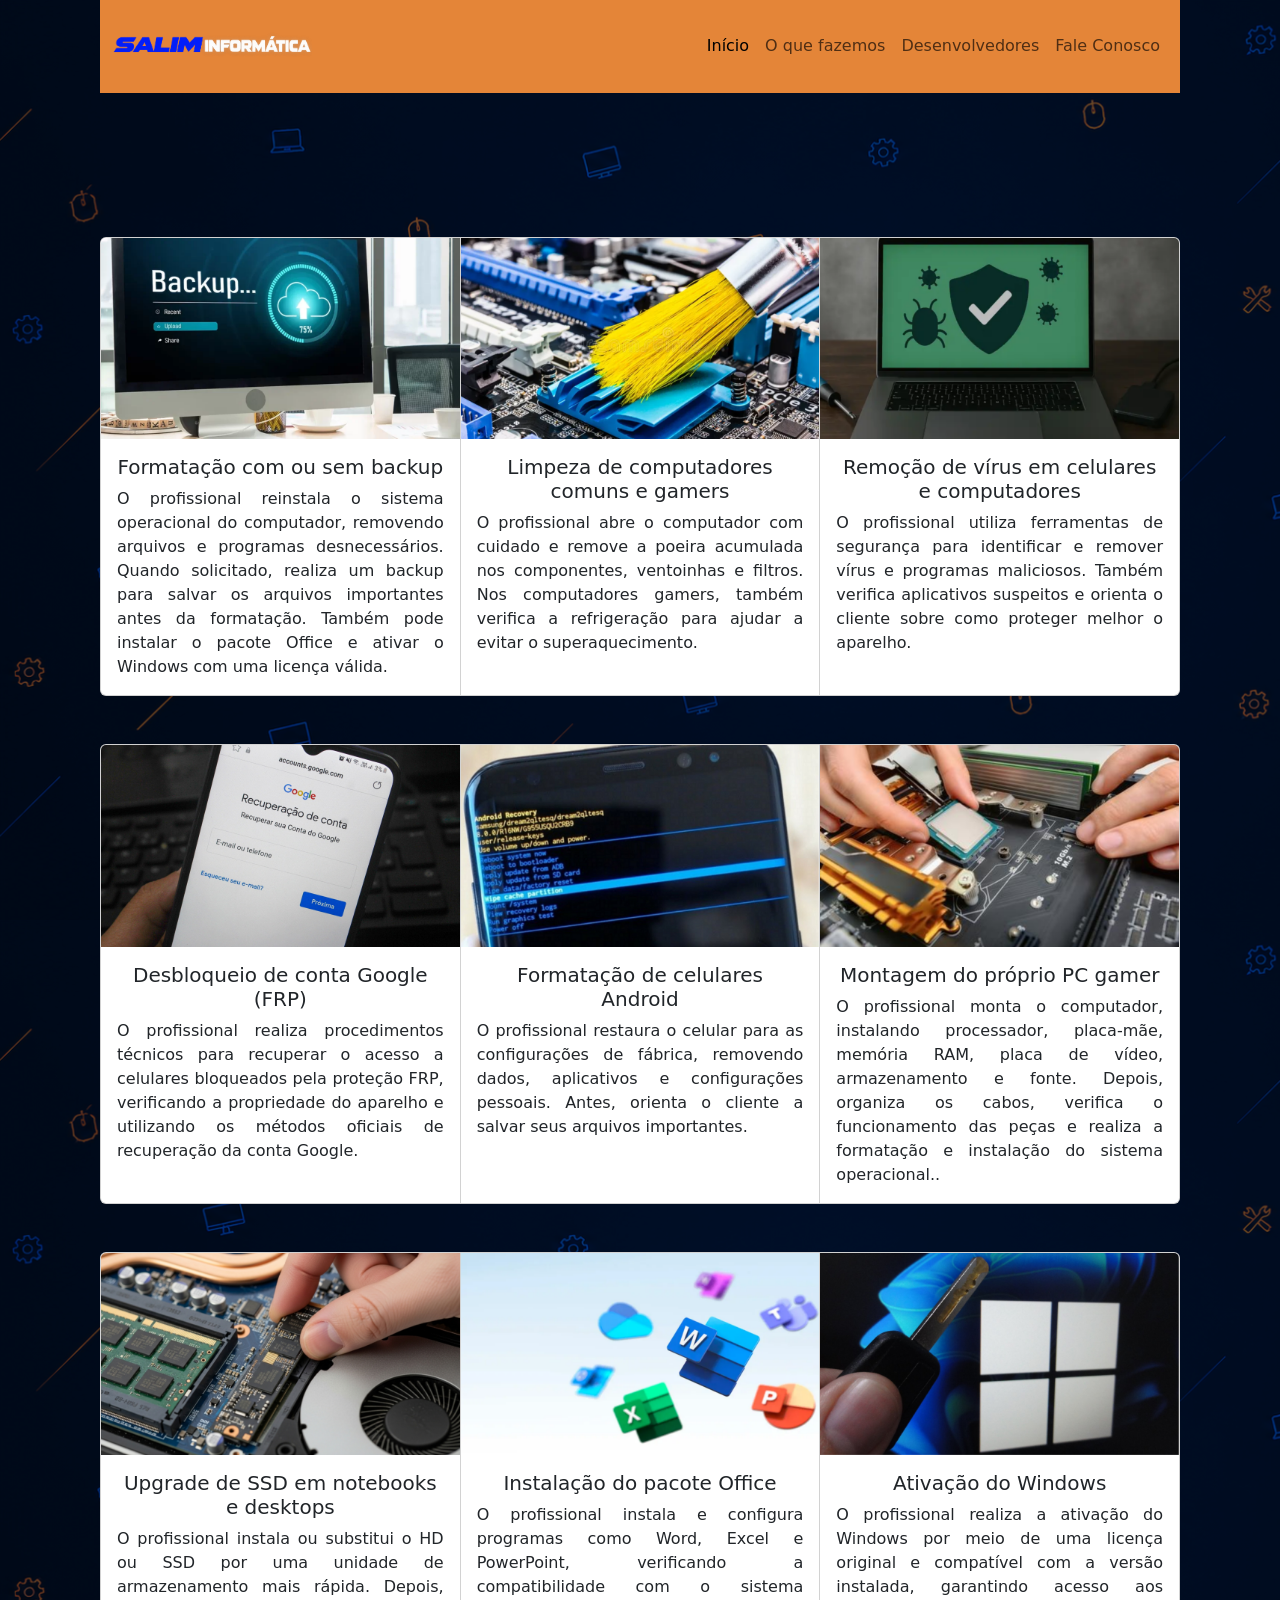
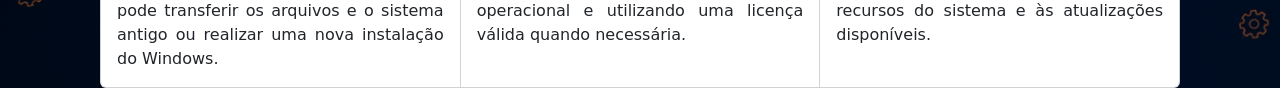
<file: página2.html>
<!DOCTYPE html>
<html lang="en">
<head>
    <meta charset="UTF-8">
    <meta name="viewport" content="width=device-width, initial-scale=1.0">
    <title>O que fazemos</title>
    <link rel="stylesheet" type="text/css" href="css2.css"> 
</head>
<body>
    
    <nav class="navbar navbar-expand-lg bg-body-tertiary">
  <div class="container-fluid">
    <a class="navbar-brand" href="#">
      <img src="imagens/Logo tipográfico SALIM INFORMÁTICA bi-color.png" alt="Bootstrap" style="width: 200px; height: auto;">
    </a>
    <button class="navbar-toggler" type="button" data-bs-toggle="collapse" data-bs-target="#navbarNavDropdown" aria-controls="navbarNavDropdown" aria-expanded="false" aria-label="Toggle navigation">
      <span class="navbar-toggler-icon"></span>
    </button>
    <div class="collapse navbar-collapse" id="navbarNavDropdown">
      <ul class="navbar-nav ms-auto">
        <li class="nav-item">
          <a class="nav-link active" aria-current="page" href="index.html">Início</a>
        </li>
        <li class="nav-item">
          <a class="nav-link" href="página2.html">O que fazemos</a>
        </li>
        <li class="nav-item">
          <a class="nav-link" href="página3.html">Desenvolvedores</a>
        </li>
        <li class="nav-item">
          <a class="nav-link" href="contato.html">Fale Conosco</a>
        </li>
      </ul>
    </div>
  </div>
</nav>
<br>
<br>
<br>
<br>
<br>
<br>
<div class="card-group">
  <div class="card">
    <img src="imagens/1.png" class="card-img-top" alt="...">
    <div class="card-body">
      <h5 class="card-title">Formatação com ou sem backup</h5>
      <p class="card-text">O profissional reinstala o sistema operacional do computador, removendo arquivos e programas desnecessários. Quando solicitado, realiza um backup para salvar os arquivos importantes antes da formatação. Também pode instalar o pacote Office e ativar o Windows com uma licença válida.</p>
      
    </div>
  </div>
  <div class="card">
    <img src="imagens/2.png" class="card-img-top" alt="...">
    <div class="card-body">
      <h5 class="card-title">Limpeza de computadores comuns e gamers</h5>
      <p class="card-text">O profissional abre o computador com cuidado e remove a poeira acumulada nos componentes, ventoinhas e filtros. Nos computadores gamers, também verifica a refrigeração para ajudar a evitar o superaquecimento.</p>
      
    </div>
  </div>
  <div class="card">
    <img src="imagens/3.png" class="card-img-top" alt="...">
    <div class="card-body">
      <h5 class="card-title">Remoção de vírus em celulares e computadores</h5>
      <p class="card-text">O profissional utiliza ferramentas de segurança para identificar e remover vírus e programas maliciosos. Também verifica aplicativos suspeitos e orienta o cliente sobre como proteger melhor o aparelho.</p>
      
    </div>
  </div>
</div>
  
<br>


<br>
<div class="card-group">
  <div class="card">
    <img src="imagens/4.png" class="card-img-top" alt="...">
    <div class="card-body">
      <h5 class="card-title">Desbloqueio de conta Google (FRP)</h5>
      <p class="card-text">O profissional realiza procedimentos técnicos para recuperar o acesso a celulares bloqueados pela proteção FRP, verificando a propriedade do aparelho e utilizando os métodos oficiais de recuperação da conta Google.</p>
      
    </div>
  </div>
  <div class="card">
    <img src="imagens/5.png" class="card-img-top" alt="...">
    <div class="card-body">
      <h5 class="card-title">Formatação de celulares Android</h5>
      <p class="card-text">O profissional restaura o celular para as configurações de fábrica, removendo dados, aplicativos e configurações pessoais. Antes, orienta o cliente a salvar seus arquivos importantes.</p>
      
    </div>
  </div>
  <div class="card">
    <img src="imagens/6.png" class="card-img-top" alt="...">
    <div class="card-body">
      <h5 class="card-title">Montagem do próprio PC gamer</h5>
      <p class="card-text">O profissional monta o computador, instalando processador, placa-mãe, memória RAM, placa de vídeo, armazenamento e fonte. Depois, organiza os cabos, verifica o funcionamento das peças e realiza a formatação e instalação do sistema operacional..</p>
      
    </div>
  </div>
</div>


<br>


<br>
<div class="card-group">
  <div class="card">
    <img src="imagens/7.png" class="card-img-top" alt="...">
    <div class="card-body">
      <h5 class="card-title">Upgrade de SSD em notebooks e desktops</h5>
      <p class="card-text">O profissional instala ou substitui o HD ou SSD por uma unidade de armazenamento mais rápida. Depois, pode transferir os arquivos e o sistema antigo ou realizar uma nova instalação do Windows.</p>
      
    </div>
  </div>
  <div class="card">
    <img src="imagens/8.png" class="card-img-top" alt="...">
    <div class="card-body">
      <h5 class="card-title">Instalação do pacote Office</h5>
      <p class="card-text">O profissional instala e configura programas como Word, Excel e PowerPoint, verificando a compatibilidade com o sistema operacional e utilizando uma licença válida quando necessária.</p>
      
    </div>
  </div>
  <div class="card">
    <img src="imagens/9.png" class="card-img-top" alt="...">
    <div class="card-body">
      <h5 class="card-title">Ativação do Windows</h5>
      <p class="card-text">O profissional realiza a ativação do Windows por meio de uma licença original e compatível com a versão instalada, garantindo acesso aos recursos do sistema e às atualizações disponíveis.</p>
      
    </div>
  </div>
</div>



</body>
</html>
</file>
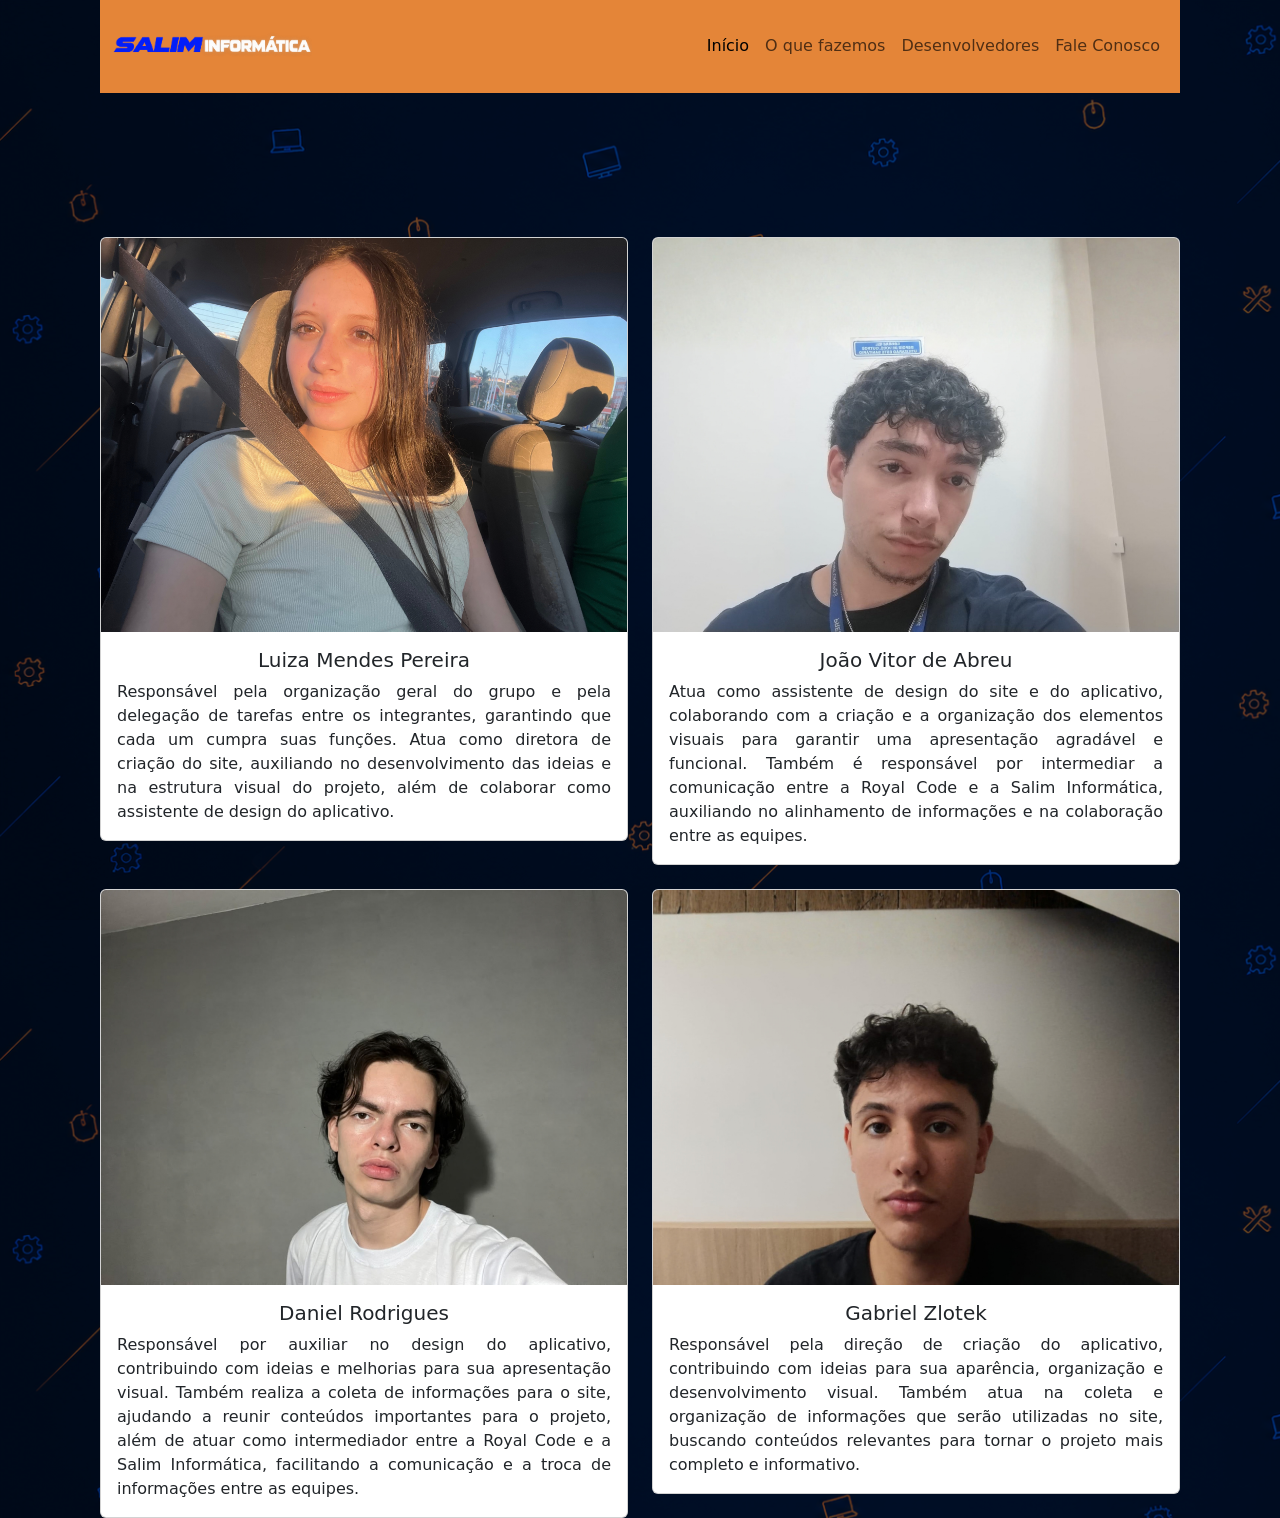
<file: página3.html>
<!DOCTYPE html>
<html lang="en">
<head>
    <meta charset="UTF-8">
    <meta name="viewport" content="width=device-width, initial-scale=1.0">
    <title>Document</title>
    <link rel="stylesheet" type="text/css" href="css2.css"> 
</head>
<body>
   <nav class="navbar navbar-expand-lg bg-body-tertiary">
  <div class="container-fluid">
    <a class="navbar-brand" href="#">
      <img src="imagens/Logo tipográfico SALIM INFORMÁTICA bi-color.png" alt="Bootstrap" style="width: 200px; height: auto;">
    </a>
    <button class="navbar-toggler" type="button" data-bs-toggle="collapse" data-bs-target="#navbarNavDropdown" aria-controls="navbarNavDropdown" aria-expanded="false" aria-label="Toggle navigation">
      <span class="navbar-toggler-icon"></span>
    </button>
    <div class="collapse navbar-collapse" id="navbarNavDropdown">
      <ul class="navbar-nav ms-auto">
        <li class="nav-item">
          <a class="nav-link active" aria-current="page" href="index.html">Início</a>
        </li>
        <li class="nav-item">
          <a class="nav-link" href="página2.html">O que fazemos</a>
        </li>
        <li class="nav-item">
          <a class="nav-link" href="página3.html">Desenvolvedores</a>
        </li>
        <li class="nav-item">
          <a class="nav-link" href="contato.html">Fale Conosco</a>
        </li>
      </ul>
    </div>
  </div>
</nav> 
<br>
<br>
<br>
<br>
<br>
<br>
<div class="row row-cols-1 row-cols-md-2 g-4">
  <div class="col">
    <div class="card">
      <img src="imagens/Luiza.png" class="card-img-top" alt="...">
      <div class="card-body">
        <h5 class="card-title">Luiza Mendes Pereira</h5>
        <p class="card-text">Responsável pela organização geral do grupo e pela delegação de tarefas entre os integrantes, garantindo que cada um cumpra suas funções. Atua como diretora de criação do site, auxiliando no desenvolvimento das ideias e na estrutura visual do projeto, além de colaborar como assistente de design do aplicativo.</p>
      </div>
    </div>
  </div>
  <div class="col">
    <div class="card">
      <img src="imagens/João.png" class="card-img-top" alt="...">
      <div class="card-body">
        <h5 class="card-title">João Vitor de Abreu</h5>
        <p class="card-text">Atua como assistente de design do site e do aplicativo, colaborando com a criação e a organização dos elementos visuais para garantir uma apresentação agradável e funcional. Também é responsável por intermediar a comunicação entre a Royal Code e a Salim Informática, auxiliando no alinhamento de informações e na colaboração entre as equipes.</p>
      </div>
    </div>
  </div>
  <div class="col">
    <div class="card">
      <img src="imagens/Daniel.png" class="card-img-top" alt="">
      <div class="card-body">
        <h5 class="card-title">Daniel Rodrigues</h5>
        <p class="card-text">Responsável por auxiliar no design do aplicativo, contribuindo com ideias e melhorias para sua apresentação visual. Também realiza a coleta de informações para o site, ajudando a reunir conteúdos importantes para o projeto, além de atuar como intermediador entre a Royal Code e a Salim Informática, facilitando a comunicação e a troca de informações entre as equipes.</p>
      </div>
    </div>
  </div>
  <div class="col">
    <div class="card">
      <img src="imagens/Gabriel.png" class="card-img-top" alt="">
      <div class="card-body">
        <h5 class="card-title">Gabriel Zlotek</h5>
        <p class="card-text">Responsável pela direção de criação do aplicativo, contribuindo com ideias para sua aparência, organização e desenvolvimento visual. Também atua na coleta e organização de informações que serão utilizadas no site, buscando conteúdos relevantes para tornar o projeto mais completo e informativo.</p>
      </div>
    </div>
  </div>
</div>
</body>
</html>
</file>
